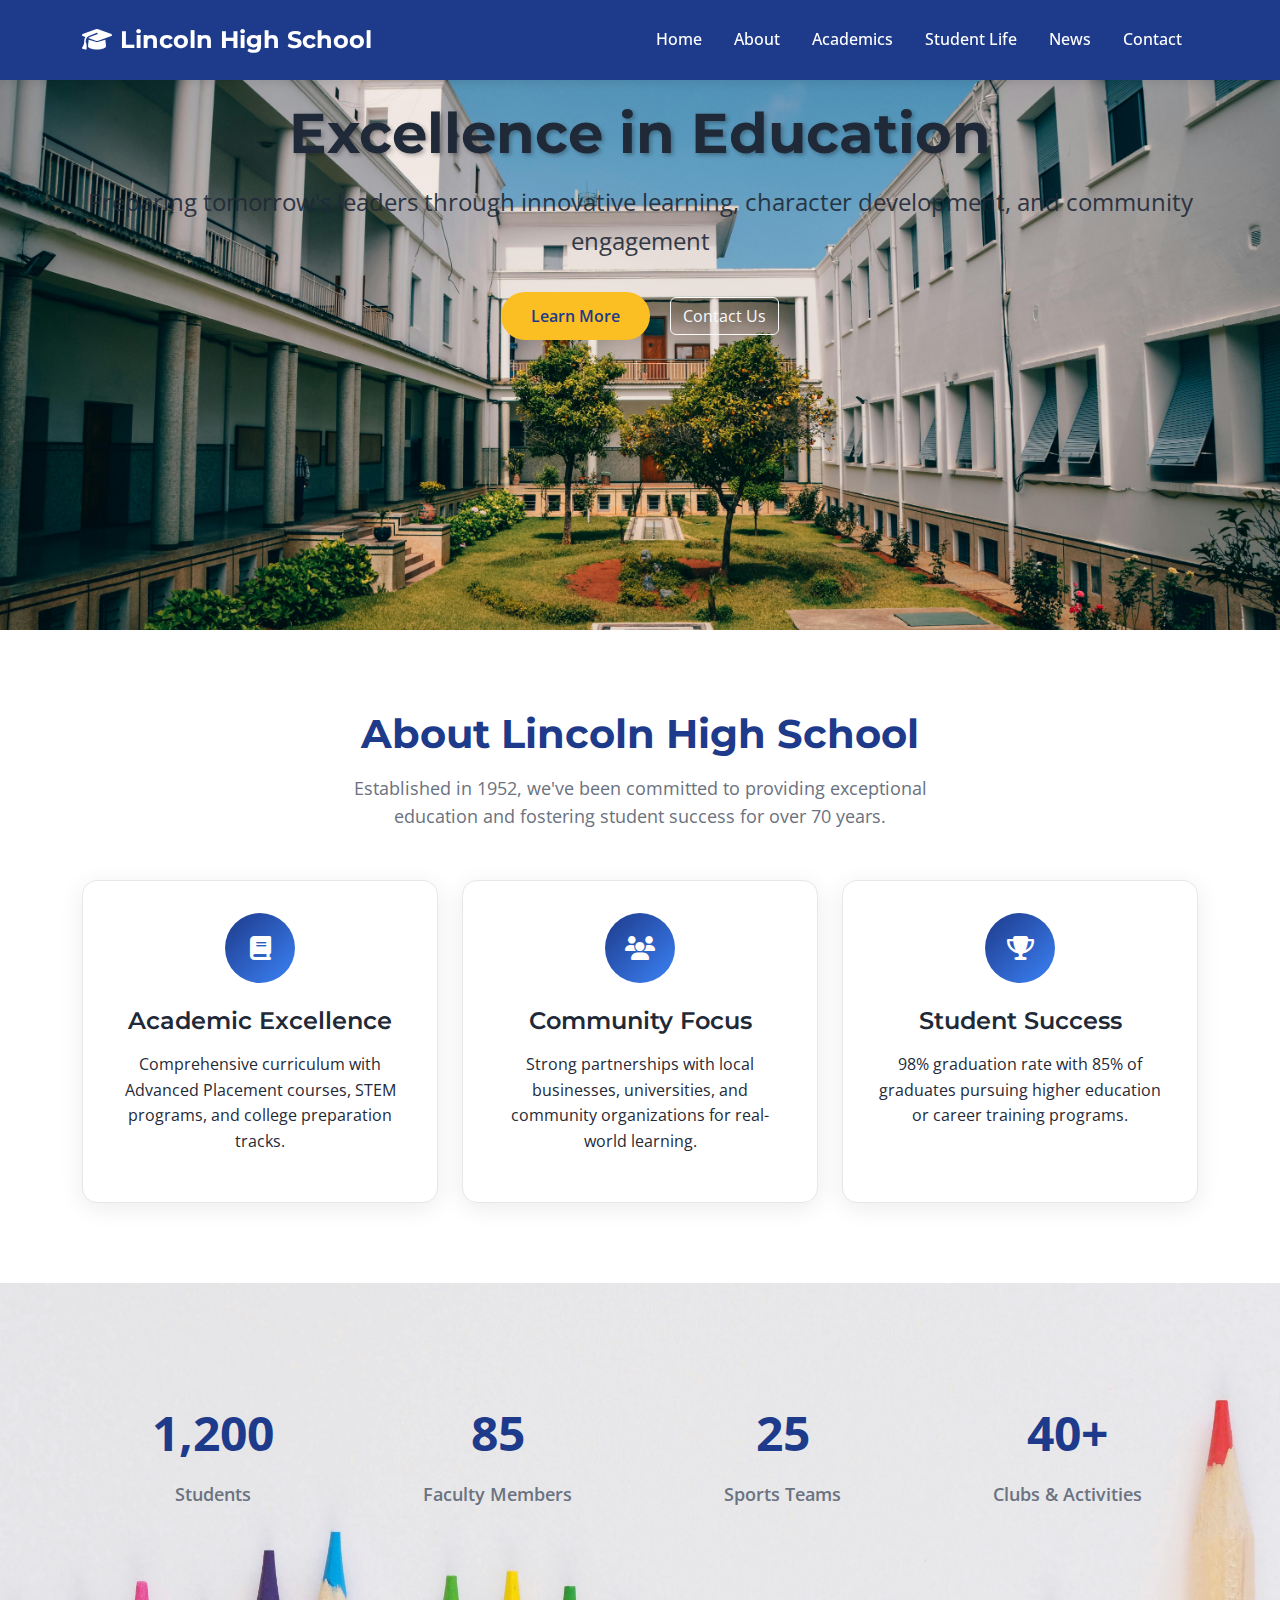
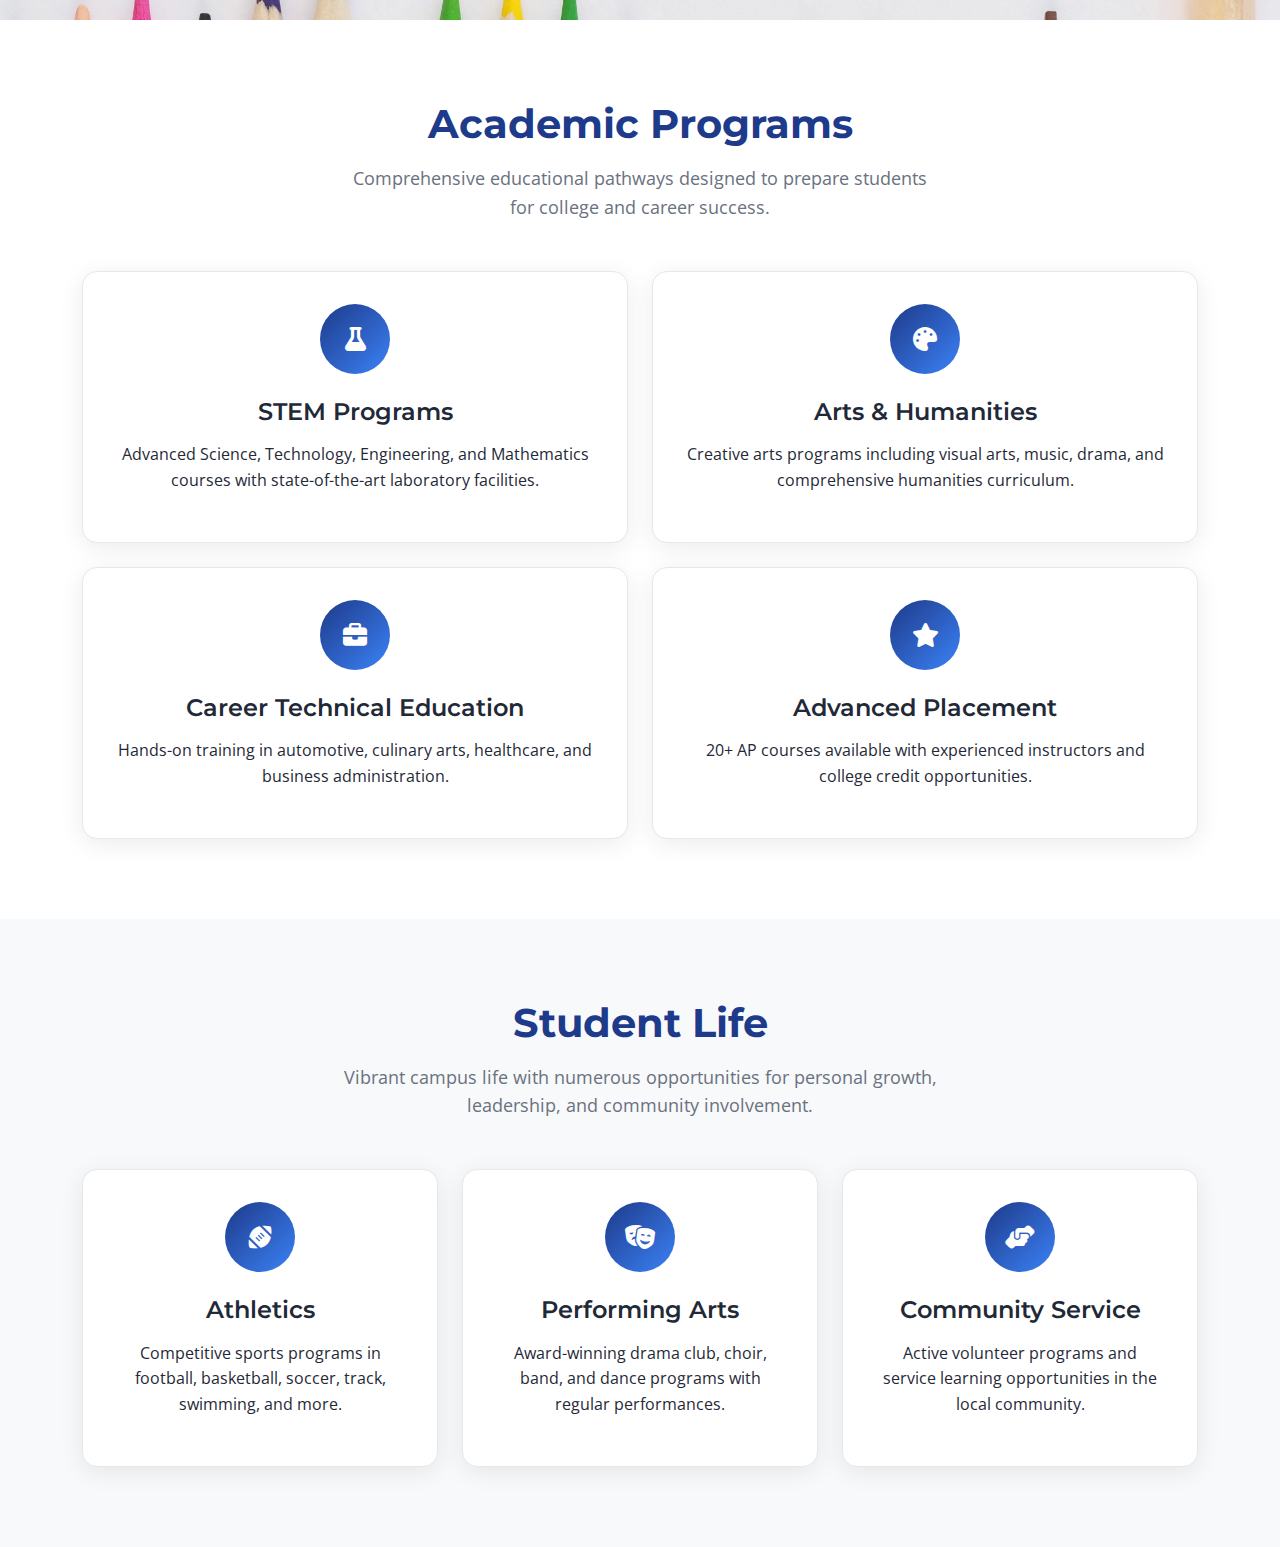
<file: index.html>
<!DOCTYPE html>
<html lang="en">
  <head>
    <meta charset="UTF-8" />
    <meta name="viewport" content="width=device-width, initial-scale=1.0" />
    <title>Lincoln High School - Excellence in Education</title>
    <meta name="description" content="Lincoln High School - Preparing students for success through excellence in academics, character development, and community engagement." />
    <meta name="author" content="Lincoln High School" />

    <meta property="og:title" content="Lincoln High School - Excellence in Education" />
    <meta property="og:description" content="Lincoln High School - Preparing students for success through excellence in academics, character development, and community engagement." />
    <meta property="og:type" content="website" />

    <meta name="twitter:card" content="summary_large_image" />
    
    <!-- Bootstrap CSS -->
    <link href="https://cdn.jsdelivr.net/npm/bootstrap@5.3.2/dist/css/bootstrap.min.css" rel="stylesheet">
    
    
    <!-- Font Awesome -->
    <link rel="stylesheet" href="https://cdnjs.cloudflare.com/ajax/libs/font-awesome/6.4.0/css/all.min.css">
    
    
    <!-- Google Fonts -->
    <link href="https://fonts.googleapis.com/css2?family=Montserrat:wght@300;400;600;700&family=Open+Sans:wght@300;400;600&display=swap" rel="stylesheet">
    
    
    <!-- Custom CSS -->
    <link rel="stylesheet" href="style.css">

  </head>


  <body>
    <!-- Navigation -->
    <nav class="navbar navbar-expand-lg navbar-dark fixed-top">
      <div class="container">
        <a class="navbar-brand" href="#home">
          <i class="fas fa-graduation-cap me-2"></i>Lincoln High School
        </a>
        <button class="navbar-toggler" type="button" data-bs-toggle="collapse" data-bs-target="#navbarNav">
          <span class="navbar-toggler-icon"></span>
        </button>
        <div class="collapse navbar-collapse" id="navbarNav">
          <ul class="navbar-nav ms-auto">
            <li class="nav-item"><a class="nav-link" href="#home">Home</a></li>
            <li class="nav-item"><a class="nav-link" href="#about">About</a></li>
            <li class="nav-item"><a class="nav-link" href="#academics">Academics</a></li>
            <li class="nav-item"><a class="nav-link" href="#student-life">Student Life</a></li>
            <li class="nav-item"><a class="nav-link" href="#news">News</a></li>
            <li class="nav-item"><a class="nav-link" href="#contact">Contact</a></li>
          </ul>
        </div>
      </div>
    </nav>

    <!-- Hero Section -->
    <section id="home" class="hero-section">
      <div class="container">
        <div class="hero-content text-center">
          <h1 class="hero-title">Excellence in Education</h1>
          <p class="hero-subtitle">Preparing tomorrow's leaders through innovative learning, character development, and community engagement</p>
          <div class="mt-4">
            <a href="#about" class="btn btn-primary-custom me-3">Learn More</a>
            <a href="#contact" class="btn btn-outline-light">Contact Us</a>
          </div>
        </div>
      </div>
    </section>

    <!-- About Section -->
    <section id="about" class="section-padding">
      <div class="container">
        <div class="section-title">
          <h2>About Lincoln High School</h2>
          <p>Established in 1952, we've been committed to providing exceptional education and fostering student success for over 70 years.</p>
        </div>
        <div class="row g-4">
          <div class="col-lg-4 col-md-6">
            <div class="feature-card">
              <div class="feature-icon">
                <i class="fas fa-book"></i>
              </div>
              <h4 class="text-center mb-3">Academic Excellence</h4>
              <p class="text-center">Comprehensive curriculum with Advanced Placement courses, STEM programs, and college preparation tracks.</p>
            </div>
          </div>
          <div class="col-lg-4 col-md-6">
            <div class="feature-card">
              <div class="feature-icon">
                <i class="fas fa-users"></i>
              </div>
              <h4 class="text-center mb-3">Community Focus</h4>
              <p class="text-center">Strong partnerships with local businesses, universities, and community organizations for real-world learning.</p>
            </div>
          </div>
          <div class="col-lg-4 col-md-6">
            <div class="feature-card">
              <div class="feature-icon">
                <i class="fas fa-trophy"></i>
              </div>
              <h4 class="text-center mb-3">Student Success</h4>
              <p class="text-center">98% graduation rate with 85% of graduates pursuing higher education or career training programs.</p>
            </div>
          </div>
        </div>
      </div>
    </section>

    <!-- Stats Section -->
    <section class="stats-section section-padding">
      <div class="container">
        <div class="row">
          <div class="col-lg-3 col-md-6">
            <div class="stat-item">
              <div class="stat-number">1,200</div>
              <div class="stat-label">Students</div>
            </div>
          </div>
          <div class="col-lg-3 col-md-6">
            <div class="stat-item">
              <div class="stat-number">85</div>
              <div class="stat-label">Faculty Members</div>
            </div>
          </div>
          <div class="col-lg-3 col-md-6">
            <div class="stat-item">
              <div class="stat-number">25</div>
              <div class="stat-label">Sports Teams</div>
            </div>
          </div>
          <div class="col-lg-3 col-md-6">
            <div class="stat-item">
              <div class="stat-number">40+</div>
              <div class="stat-label">Clubs & Activities</div>
            </div>
          </div>
        </div>
      </div>
    </section>

    <!-- Academics Section -->
    <section id="academics" class="section-padding">
      <div class="container">
        <div class="section-title">
          <h2>Academic Programs</h2>
          <p>Comprehensive educational pathways designed to prepare students for college and career success.</p>
        </div>
        <div class="row g-4">
          <div class="col-lg-6 col-md-6">
            <div class="feature-card">
              <div class="feature-icon">
                <i class="fas fa-flask"></i>
              </div>
              <h4 class="text-center mb-3">STEM Programs</h4>
              <p class="text-center">Advanced Science, Technology, Engineering, and Mathematics courses with state-of-the-art laboratory facilities.</p>
            </div>
          </div>
          <div class="col-lg-6 col-md-6">
            <div class="feature-card">
              <div class="feature-icon">
                <i class="fas fa-palette"></i>
              </div>
              <h4 class="text-center mb-3">Arts & Humanities</h4>
              <p class="text-center">Creative arts programs including visual arts, music, drama, and comprehensive humanities curriculum.</p>
            </div>
          </div>
          <div class="col-lg-6 col-md-6">
            <div class="feature-card">
              <div class="feature-icon">
                <i class="fas fa-briefcase"></i>
              </div>
              <h4 class="text-center mb-3">Career Technical Education</h4>
              <p class="text-center">Hands-on training in automotive, culinary arts, healthcare, and business administration.</p>
            </div>
          </div>
          <div class="col-lg-6 col-md-6">
            <div class="feature-card">
              <div class="feature-icon">
                <i class="fas fa-star"></i>
              </div>
              <h4 class="text-center mb-3">Advanced Placement</h4>
              <p class="text-center">20+ AP courses available with experienced instructors and college credit opportunities.</p>
            </div>
          </div>
        </div>
      </div>
    </section>

    <!-- Student Life Section -->
    <section id="student-life" class="section-padding bg-light">
      <div class="container">
        <div class="section-title">
          <h2>Student Life</h2>
          <p>Vibrant campus life with numerous opportunities for personal growth, leadership, and community involvement.</p>
        </div>
        <div class="row g-4">
          <div class="col-lg-4 col-md-6">
            <div class="feature-card">
              <div class="feature-icon">
                <i class="fas fa-football-ball"></i>
              </div>
              <h4 class="text-center mb-3">Athletics</h4>
              <p class="text-center">Competitive sports programs in football, basketball, soccer, track, swimming, and more.</p>
            </div>
          </div>
          <div class="col-lg-4 col-md-6">
            <div class="feature-card">
              <div class="feature-icon">
                <i class="fas fa-theater-masks"></i>
              </div>
              <h4 class="text-center mb-3">Performing Arts</h4>
              <p class="text-center">Award-winning drama club, choir, band, and dance programs with regular performances.</p>
            </div>
          </div>
          <div class="col-lg-4 col-md-6">
            <div class="feature-card">
              <div class="feature-icon">
                <i class="fas fa-hands-helping"></i>
              </div>
              <h4 class="text-center mb-3">Community Service</h4>
              <p class="text-center">Active volunteer programs and service learning opportunities in the local community.</p>
            </div>
          </div>
        </div>
      </div>
    </section>
















  </body>
</html>
</file>
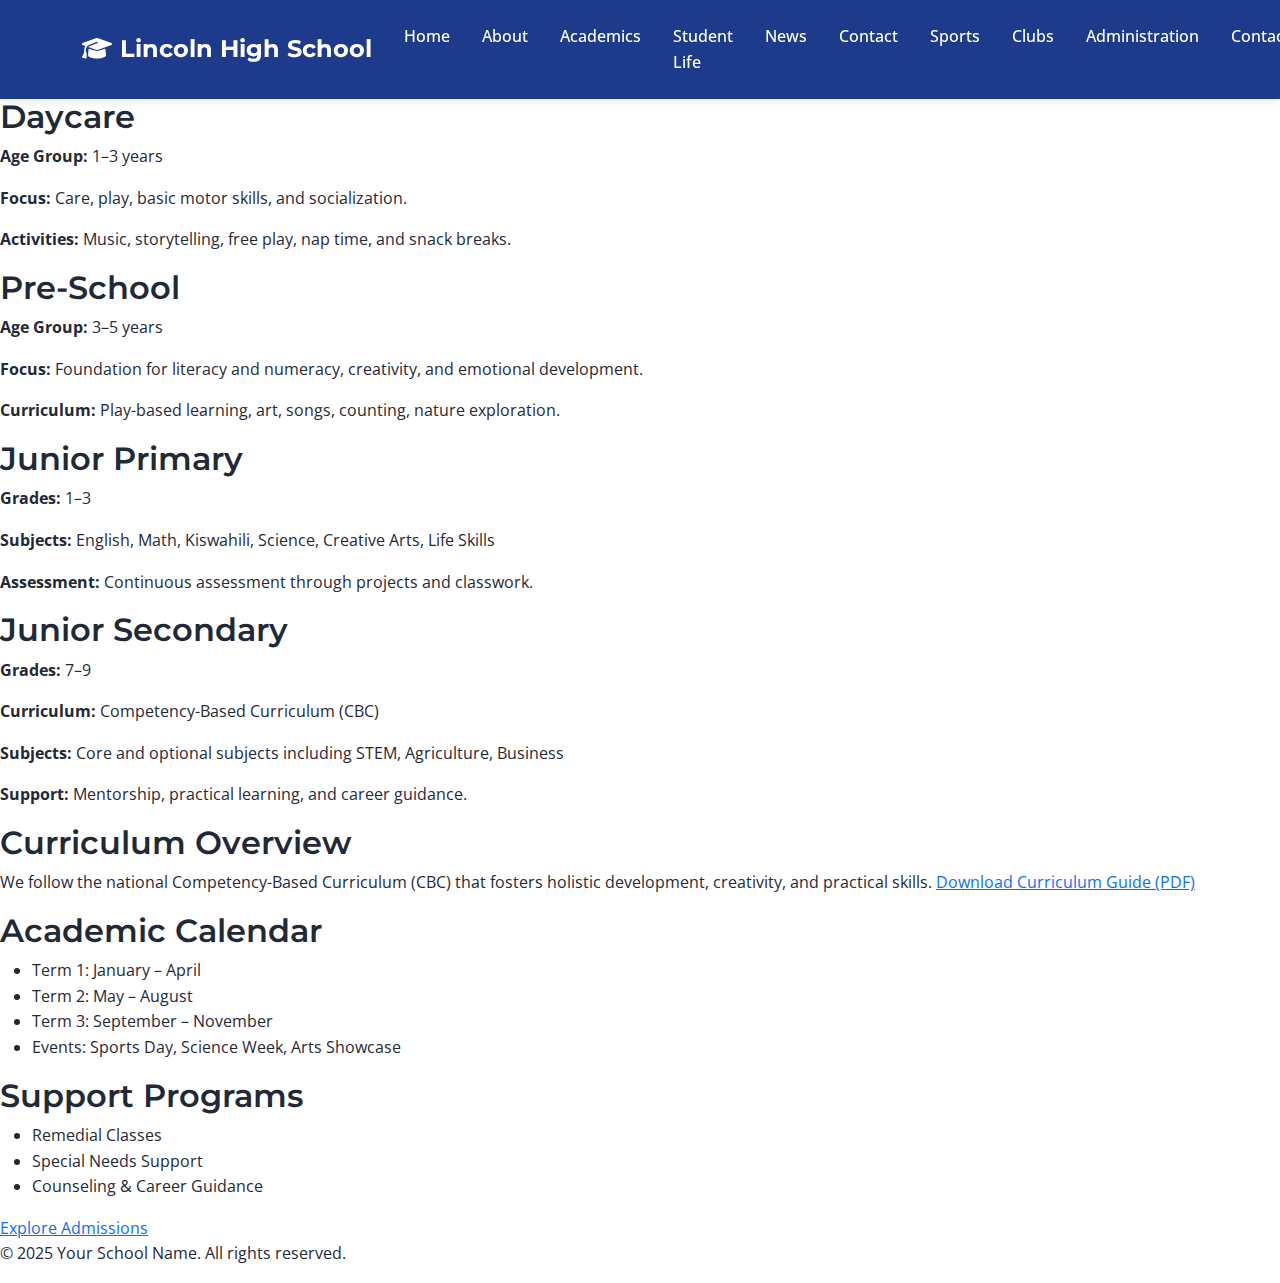
<file: academics.html>
<!DOCTYPE html>
<html lang="en">
  <head>
    <meta charset="UTF-8" />
    <meta name="viewport" content="width=device-width, initial-scale=1.0" />
    <title>Lincoln High School - Excellence in Education</title>
    <meta name="description" content="Lincoln High School - Preparing students for success through excellence in academics, character development, and community engagement." />
    <meta name="author" content="Lincoln High School" />

    <meta property="og:title" content="Lincoln High School - Excellence in Education" />
    <meta property="og:description" content="Lincoln High School - Preparing students for success through excellence in academics, character development, and community engagement." />
    <meta property="og:type" content="website" />

    <meta name="twitter:card" content="summary_large_image" />
    
    <!-- Bootstrap CSS -->
    <link href="https://cdn.jsdelivr.net/npm/bootstrap@5.3.2/dist/css/bootstrap.min.css" rel="stylesheet">
    
    
    <!-- Font Awesome -->
    <link rel="stylesheet" href="https://cdnjs.cloudflare.com/ajax/libs/font-awesome/6.4.0/css/all.min.css">
    
    
    <!-- Google Fonts -->
    <link href="https://fonts.googleapis.com/css2?family=Montserrat:wght@300;400;600;700&family=Open+Sans:wght@300;400;600&display=swap" rel="stylesheet">
    
    
    <!-- Custom CSS -->
    <link rel="stylesheet" href="css/style.css">

  </head>


  <body>
    <!-- Navigation -->
    <nav class="navbar navbar-expand-lg navbar-dark fixed-top">
      <div class="container">
        <a class="navbar-brand" href="#home">
          <i class="fas fa-graduation-cap me-2"></i>Lincoln High School
        </a>
        <button class="navbar-toggler" type="button" data-bs-toggle="collapse" data-bs-target="#navbarNav">
          <span class="navbar-toggler-icon"></span>
        </button>
        <div class="collapse navbar-collapse" id="navbarNav">
          <ul class="navbar-nav ms-auto">
            <li class="nav-item"><a class="nav-link" href="#home">Home</a></li>
            <li class="nav-item"><a class="nav-link" href="#about">About</a></li>
            <li class="nav-item"><a class="nav-link" href="#academics">Academics</a></li>
            <li class="nav-item"><a class="nav-link" href="#student-life">Student Life</a></li>
            <li class="nav-item"><a class="nav-link" href="#news">News</a></li>
            <li class="nav-item"><a class="nav-link" href="contact.html">Contact</a></li>
            <li class="nav-item"><a class="nav-link" href="sports.html">Sports</a></li>
            <li class="nav-item"><a class="nav-link" href="clubs.html">Clubs</a></li>
            <li class="nav-item"><a class="nav-link" href="admin.html">Administration</a></li>
            <li class="nav-item"><a class="nav-link" href="gallery.html">Contact</a></li>

          </ul>
        </div>
      </div>
    </nav>



<div class="academics-page">
  <header class="academics-header">
    <h1>Our Academic Programs</h1>
    <p>Empowering learners at every stage with a nurturing and dynamic curriculum.</p>
  </header>

  <main class="academics-main">
    <section class="level-section daycare">
      <h2>Daycare</h2>
      <p><strong>Age Group:</strong> 1–3 years</p>
      <p><strong>Focus:</strong> Care, play, basic motor skills, and socialization.</p>
      <p><strong>Activities:</strong> Music, storytelling, free play, nap time, and snack breaks.</p>
    </section>

    <section class="level-section preschool">
      <h2>Pre-School</h2>
      <p><strong>Age Group:</strong> 3–5 years</p>
      <p><strong>Focus:</strong> Foundation for literacy and numeracy, creativity, and emotional development.</p>
      <p><strong>Curriculum:</strong> Play-based learning, art, songs, counting, nature exploration.</p>
    </section>

    <section class="level-section junior-primary">
      <h2>Junior Primary</h2>
      <p><strong>Grades:</strong> 1–3</p>
      <p><strong>Subjects:</strong> English, Math, Kiswahili, Science, Creative Arts, Life Skills</p>
      <p><strong>Assessment:</strong> Continuous assessment through projects and classwork.</p>
    </section>

    <section class="level-section junior-secondary">
      <h2>Junior Secondary</h2>
      <p><strong>Grades:</strong> 7–9</p>
      <p><strong>Curriculum:</strong> Competency-Based Curriculum (CBC)</p>
      <p><strong>Subjects:</strong> Core and optional subjects including STEM, Agriculture, Business</p>
      <p><strong>Support:</strong> Mentorship, practical learning, and career guidance.</p>
    </section>

    <section class="overview-section">
      <h2>Curriculum Overview</h2>
      <p>We follow the national Competency-Based Curriculum (CBC) that fosters holistic development, creativity, and practical skills. <a href="#">Download Curriculum Guide (PDF)</a></p>
    </section>

    <section class="calendar-section">
      <h2>Academic Calendar</h2>
      <ul>
        <li>Term 1: January – April</li>
        <li>Term 2: May – August</li>
        <li>Term 3: September – November</li>
        <li>Events: Sports Day, Science Week, Arts Showcase</li>
      </ul>
    </section>

    <section class="support-section">
      <h2>Support Programs</h2>
      <ul>
        <li>Remedial Classes</li>
        <li>Special Needs Support</li>
        <li>Counseling & Career Guidance</li>
      </ul>
    </section>

    <section class="cta-section">
      <a class="cta-button" href="/admissions.html">Explore Admissions</a>
    </section>
  </main>

  <footer class="academics-footer">
    <p>&copy; 2025 Your School Name. All rights reserved.</p>
  </footer>
</div>

</body>
</html>
</file>
<file: style.css>
:root {
        --primary-color: #1e3a8a;
        --secondary-color: #fbbf24;
        --accent-color: #f59e0b;
        --text-dark: #1f2937;
        --text-light: #6b7280;
        --bg-light: #f8fafc;
      }

      * {
        margin: 0;
        padding: 0;
        box-sizing: border-box;
      }

      body {
        font-family: 'Open Sans', sans-serif;
        line-height: 1.6;
        color: var(--text-dark);
      }

      h1, h2, h3, h4, h5, h6 {
        font-family: 'Montserrat', sans-serif;
        font-weight: 600;
      }

      .navbar {
        background: var(--primary-color) !important;
        padding: 1rem 0;
        box-shadow: 0 2px 10px rgba(0,0,0,0.1);
      }

      .navbar-brand {
        font-family: 'Montserrat', sans-serif;
        font-weight: 700;
        font-size: 1.5rem;
        color: white !important;
      }

      .navbar-nav .nav-link {
        color: white !important;
        font-weight: 500;
        margin: 0 0.5rem;
        transition: color 0.3s ease;
      }

      .navbar-nav .nav-link:hover {
        color: var(--secondary-color) !important;
      }

      .hero-section {
        color: white;
        padding: 100px 0;
        position: relative;
        overflow: hidden;
        height: 70vh;
      }

      .hero-section::before {
        content: '';
        position: absolute;
        top: 0;
        left: 0;
        right: 0;
        bottom: 0;
        background: url('/assets/building.jpg') no-repeat center center;
        background-size: cover;
        z-index: -1;
        background-size: cover;
      }

      .hero-content {
        position: relative;
        z-index: 2;
      }

      .hero-title {
        font-size: 3.5rem;
        font-weight: 700;
        margin-bottom: 1rem;
        text-shadow: 2px 2px 4px rgba(0,0,0,0.3);
        color: var(--text-dark);
      }

      .hero-subtitle {
        font-size: 1.5rem;
        margin-bottom: 2rem;
        opacity: 0.9;
        color: var(--text-dark);
      }

      .btn-primary-custom {
        background: var(--secondary-color);
        border: none;
        padding: 12px 30px;
        font-weight: 600;
        border-radius: 50px;
        transition: all 0.3s ease;
        color: var(--primary-color);
      }

      .btn-primary-custom:hover {
        background: var(--accent-color);
        transform: translateY(-2px);
        box-shadow: 0 5px 15px rgba(0,0,0,0.2);
      }

      .section-padding {
        padding: 80px 0;
      }

      .section-title {
        text-align: center;
        margin-bottom: 3rem;
        color: var(--primary-color);
      }

      .section-title h2 {
        font-size: 2.5rem;
        font-weight: 700;
        margin-bottom: 1rem;
      }

      .section-title p {
        font-size: 1.1rem;
        color: var(--text-light);
        max-width: 600px;
        margin: 0 auto;
      }

      .feature-card {
        background: white;
        border-radius: 15px;
        padding: 2rem;
        height: 100%;
        box-shadow: 0 5px 25px rgba(0,0,0,0.08);
        transition: all 0.3s ease;
        border: 1px solid #e5e7eb;
      }

      .feature-card:hover {
        transform: translateY(-5px);
        box-shadow: 0 15px 35px rgba(0,0,0,0.15);
      }

      .feature-icon {
        width: 70px;
        height: 70px;
        background: linear-gradient(135deg, var(--primary-color), #3b82f6);
        border-radius: 50%;
        display: flex;
        align-items: center;
        justify-content: center;
        margin: 0 auto 1.5rem;
        color: white;
        font-size: 1.5rem;
      }

      /* Why Us Section */
.why-us-creative {
  background: linear-gradient(to right, #eae4f3, #2e69a3);
  color: #fff;
  padding: 80px 0;
}

.why-us-creative .section-header h2 {
  font-size: 2.5rem;
  font-weight: 700;
  color: #f8f9fa;
}

.why-us-creative .motto {
  font-style: italic;
  font-size: 1.25rem;
  color: #ffc107;
}

.why-us-creative h3 {
  color: #17d4fc;
  font-weight: 600;
  margin-bottom: 20px;
}

.why-us-creative p {
  font-size: 1.1rem;
  line-height: 1.7;
}

.why-us-creative .section-block {
  margin-bottom: 60px;
}

.why-us-creative .section-img {
  box-shadow: 0 4px 20px rgba(0, 0, 0, 0.4);
}

.why-us-creative .core-values {
  list-style: none;
  padding-left: 0;
}

.why-us-creative .core-values li {
  margin-bottom: 10px;
  font-size: 1.1rem;
}



      .stats-section {
        background:url('/assets/stats.jpg');
        background-size: cover;
        background-position: center;
        background-repeat: center;
      }

      .stat-item {
        text-align: center;
        padding: 2rem;
      }

      .stat-number {
        font-size: 3rem;
        font-weight: 700;
        color: var(--primary-color);
        margin-bottom: 0.5rem;
      }

      .stat-label {
        font-size: 1.1rem;
        color: var(--text-light);
        font-weight: 600;
      }


     /* Leadership Section */
.leadership-section {
  padding: 80px 0;
  background: #c7d1db;
}

.leadership-section h2 {
  font-size: 2.5rem;
  margin-bottom: 10px;
  font-weight: 700;
}

.leadership-section .subtitle {
  font-size: 1.1rem;
  color: #6c757d;
  margin-bottom: 50px;
}

.profile {
  margin-bottom: 40px;
}

.profile-img {
  width: 250px;
  height: 250px;
  object-fit: cover;
  border-radius: 50%;
  margin-bottom: 15px;
  border: 5px solid #fff;
  box-shadow: 0 0 15px rgba(0, 0, 0, 0.1);
}

.profile h4 {
  font-weight: 600;
  color: #4caf50;
  margin-top: 10px;
}

.profile p {
  font-size: 0.95rem;
  color: #6c757d;
}

.social-icons {
  margin-top: 10px;
}

.social-icons a {
  color: #555;
  margin: 0 8px;
  font-size: 16px;
  transition: color 0.3s;
}

.social-icons a:hover {
  color: #007bff;
}


/* Section styling */
.hero-sports-section {
  padding: 80px 20px;
  max-width: 1200px;
  margin: auto;
}

.section-title {
  text-align: center;
  font-size: 2.5rem;
  margin-bottom: 50px;
}

/* Reusable Card Layout */
.sport-item {
  display: flex;
  align-items: center;
  margin-bottom: 60px;
  flex-wrap: wrap;
  opacity: 0;               /* Start hidden for animation */
  transform: translateY(20px); 
  transition: all 0.8s ease;
  gap: 20px;
}

.sport-img {
  flex: 1 1 300px;
  max-width: 100%;
  height: auto;
  border-radius: 10px;
  margin: 10px;
}

.sport-content {
  flex: 1 1 300px;
  padding: 20px;
}

.sport-content h3 {
  font-size: 1.8rem;
  margin-bottom: 10px;
  color: #e63946;
}

.sport-content p {
  font-size: 1rem;
  line-height: 1.6;
  color: #333;
}

/* Animation Classes */
.slide-in-left {
  transform: translateX(-50px);
}
.slide-in-right {
  transform: translateX(50px);
}
.sport-item.animate {
  opacity: 1;
  transform: translateX(0);
}

/* Responsive */
@media (max-width: 768px) {
  .sport-item {
    flex-direction: column;
    text-align: center;
  }
  .sport-content {
    padding: 10px 0;
  }
}


.programs-card {
  position: relative;
  background-size: cover;
  background-position: center;
  border-radius: 15px;
  min-height: 350px;
  padding: 30px;
  display: flex;
  align-items: center;
  justify-content: center;
  color: white;
  overflow: hidden;
}

.bg-overlay {
  position: absolute;
  top: 0;
  left: 0;
  width: 100%;
  height: 100%;
  background-color: rgba(112, 73, 73, 0.6); /* Dark overlay */
  z-index: 1;
  border-radius: 15px;
}

.card-content {
  position: relative;
  z-index: 2;
}


.Read-more-btn {
  margin-top: 15px;
  padding: 10px 25px;
  border-radius: 50px;
  font-weight: 600;
  transition: background-color 0.3s, color 0.3s;
}

.Read-more-btn:hover {
  background-color: black;
  color: white;
}

.daycare-card {
  background-image: url('/assets/junior.jpg');
}
.preschool-card {
  background-image: url('/assets/school.jpg');
}
.lowerprimary-card {
  background-image: url('/assets/primary.jpg');
}
.juniorsecondary-card {
  background-image: url('/assets/senior.jpg');
}


/*clubs section*/

/* Hero Banner */
.clubs-hero {
  position: relative;
  height: 60vh;
  background: url('/assets/sports.jpg') center/cover no-repeat;
}

.clubs-hero .overlay {
  position: absolute;
  top: 0;
  left: 0;
  width: 100%;
  height: 100%;
  background: rgba(0, 0, 0, 0.6);
}

.clubs-hero .hero-content {
  position: relative;
  z-index: 2;
}

.clubs-hero h1,
.clubs-hero p {
  color: white;
  text-shadow: 1px 1px 4px rgba(0, 0, 0, 0.7);
}

/* Clubs Section */
.clubs-section {
  background-color: #f9f9f9;
}

.club-item {
  border-bottom: 1px solid #ddd;
  padding-bottom: 2rem;
}

.club-title {
  font-weight: bold;
  color: #0d6efd;
  margin-bottom: 1rem;
}

img {
  max-height: 300px;
  object-fit: cover;
  width: 100%;
}

/*sports page*/

.hero-sporty-section {
  background: url('/assets/sports2.jpg') no-repeat center center;
  background-size: cover;
  height: 60vh;
  width: 100%;
  background-attachment: fixed;
  background-position: center;

  z-index: 1;
}


.hero-sports-section .container {
  position: relative;
  z-index: 2;
}

.hero-sports-section h2 {
  color: white;
  text-shadow: 2px 2px 4px rgba(0,0,0,0.5);
}
      .hero-sports-section p {
        color: white;
        text-shadow: 1px 1px 3px rgba(0,0,0,0.5);
      }

      .sport-item {
        margin-bottom: 40px;
      }

      .sport-img {
        border-radius: 10px;
        max-width: 100%;
        height: auto;
      }

      .sport-content h3 {
        color: #e63946;
      } 

    /* Admin Hero Banner */
.hero-admin-section {
  position: relative;
  height: 60vh;
  background: url('/assets/banneradd.jpg') center/cover no-repeat;
}

.admin-hero .overlay {
  position: absolute;
  top: 0;
  left: 0;
  width: 100%;
  height: 100%;
  background: rgba(12, 12, 12, 0.6);
  z-index: 1;

}

.admin-hero .hero-content {
  position: relative;
  z-index: 2;
  color: white;
  text-shadow: 1px 1px 5px rgba(0,0,0,0.8);
}

/* Admin Section */
.admin-section {
  background-color: #e9ecee;
}

.admin-card {
  border: none;
  transition: transform 0.2s ease-in-out;
  background-color: white;
  box-shadow: 0 2px 6px rgba(0,0,0,0.1);
}

.admin-card:hover {
  transform: translateY(-5px);
}

.admin-card img {
  height: 300px;
  object-fit: cover;
  border-top-left-radius: 0.5rem;
  border-top-right-radius: 0.5rem;
}

.admin-contact-section {
  background-color: #eef1f5; /* Light Bootstrap grey */
  color: #212529;
 
}

.admin-contact-section h2 {
  font-size: 2.5rem;
  color: #003366; /* Deep blue for emphasis */
}

.admin-contact-section p {
  font-size: 1.1rem;
  max-width: 800px;
  margin: 0 auto;
}

.admin-contact-section .btn {
  font-size: 1rem;
  border-radius: 25px;
  transition: all 0.3s ease;
}

.admin-contact-section .btn:hover {
  background-color: #002244;
  color: #fff;
}

/* Director Message Section */
#director-message {
  background-color: #f7fafc;
  padding: 50px 0;
}

#director-message .container {
  max-width: 1100px;
  margin: 0 auto;
  display: flex;
  flex-wrap: wrap;
  align-items: center;
  gap: 30px;
  padding: 0 20px;
}



.director-image img {
  width: 500px;
  border-radius: 10px;
  object-fit: cover;
  min-height: 600px;
  
}

.director-text {
  flex: 1;
  min-width: 300px;
}

.director-text h4 {
  color: #0077b6;
  margin-bottom: 10px;
  font-size: 1.1rem;
}

.director-text h2 {
  font-size: 2rem;
  margin-bottom: 20px;
  color: #023047;
}

.director-text p {
  margin-bottom: 15px;
  line-height: 1.6;
  color: #333;
}

.director-text .signature {
  margin-top: 25px;
  font-style: italic;
}

/* Responsive */
@media (max-width: 768px) {
  #director-message .container {
    flex-direction: column;
    text-align: center;
  }

  .director-text h2 {
    font-size: 1.5rem;
  }
}

/* Testimonials Section */

.testimonials-section {
  background-color: #f8f9fa; /* optional */
  padding: 60px 0;
  text-align: center;
  width: 100%;
  overflow-x: hidden;
}

.testimonials-section .testimonial-card {
  background: #ebcfcf;
  border-radius: 12px;
  padding: 30px;
  box-shadow: 0 10px 25px rgba(0, 0, 0, 0.1);
}

.testimonials-section .testimonial-img {
  width: 80px;
  height: 80px;
  object-fit: cover;
  border-radius: 50%;
  margin-bottom: 15px;
}

.testimonials-section .testimonial-stars i {
  color: #ffc107;
}

.carousel-item {
  transition: transform 0.6s ease-in-out;
}

.carousel-indicators [data-bs-target] {
  background-color: #333;
  width: 10px;
  height: 10px;
  border-radius: 50%;
}

.carousel-indicators {
  bottom: -30px; /* Adjust position if needed */
}


.footer {
  font-size: 0.95rem;
}

.footer h5, .footer h6 {
  font-weight: 600;
  margin-bottom: 15px;
}

.footer .footer-brand {
  font-size: 1.3rem;
  color: #ffffff;
}

.footer p, .footer li, .footer a {
  color: #cccccc;
}

.footer-link {
  text-decoration: none;
  display: block;
  margin-bottom: 8px;
  transition: color 0.3s;
}

.footer-link:hover {
  color: #f8f9fa;
  text-decoration: underline;
}

.footer .social-icons a {
  color: #614646;
  font-size: 1.1rem;
  transition: color 0.3s;
}

.footer .social-icons a:hover {
  color: #4caf50;
}
.footer .social-icons {
  margin-top: 15px;
}


/* Contact Section */
.contact-section {
  background: #1a1a1a;
  color: #f5f5f5;
  font-family: 'Segoe UI', Tahoma, Geneva, Verdana, sans-serif;
  padding: 60px 20px;
}

/* Header/Tagline */
.contact-header {
  text-align: center;
  margin-bottom: 40px;
}

.contact-header h1 {
  margin-bottom: 10px;
  color: #fff;
}

.contact-header p {
  color: rgba(255, 255, 255, 0.85);
}


/* Shared Info Text Styles */
.info-text h4 {
  margin: 0;
  font-size: 1.1rem;
  font-weight: bold;
  color: #fff;
}

.info-text p {
  margin: 3px 0;
  font-size: 0.95rem;
  color: rgba(255, 255, 255, 0.85);
}

.info-text a {
  color: inherit;
  text-decoration: none;
}

.info-text a:hover {
  text-decoration: underline;
}

/* Contact Content Container */
.contact-content {
  display: flex;
  flex-wrap: wrap;
  gap: 30px;
  justify-content: center;
  
}

/* Cards */
.contact-info-card,
.contact-form {
  flex: 1 1 350px;
  padding: 30px;
  border-radius: 15px;
  backdrop-filter: blur(10px);
  box-shadow: 0 8px 20px rgba(0, 0, 0, 0.3);
}

.contact-info-card {
  display: flex;
  flex-direction: column;
  gap: 20px;
  color: #fff;
  background: rgba(255, 255, 255, 0.05);
  max-width: 420px;
}

.contact-form {
  flex: 2 1 500px;
  max-width: 700px;
  background: #fff;
  color: #1a1a1a;
  box-shadow: 0 8px 20px rgba(0, 0, 0, 0.15);
}

/* Info Items */
.info-item {
  display: flex;
  align-items: flex-start;
  gap: 15px;
}

.icon-circle {
  width: 50px;
  height: 50px;
  background-color: rgba(245, 158, 11, 0.15);
  border-radius: 50%;
  display: flex;
  align-items: center;
  justify-content: center;
  color: #f59e0b;
  font-size: 20px;
  flex-shrink: 0;
}

/* Form Fields */
.contact-form input,
.contact-form select,
.contact-form textarea {
  width: 100%;
  background: #f9fafb;
  border: 1px solid #e5e7eb;
  color: #111827;
  padding: 14px 18px;
  border-radius: 8px;
  font-size: 1rem;
  transition: all 0.3s ease;
}

.contact-form textarea {
  min-height: 150px;
  resize: vertical;
}

.contact-form input:focus,
.contact-form select:focus,
.contact-form textarea:focus {
  background: #fff;
  border-color: #f59e0b;
  box-shadow: 0 0 0 3px rgba(245, 158, 11, 0.2);
  outline: none;
}

/* Placeholder */
.contact-form input::placeholder,
.contact-form textarea::placeholder {
  color: #6b7280;
}

/* Submit Button */
.contact-form button {
  padding: 14px 28px;
  background: #f59e0b;
  color: #fff;
  border: none;
  border-radius: 9999px;
  font-weight: bold;
  cursor: pointer;
  transition: background 0.3s ease, transform 0.15s ease;
}

.contact-form button:hover {
  background: #e69500;
  transform: translateY(-1px);
}

/*Google Maps*/
.map-container {
  width: 100%;
  height: auto;
  margin-top: 40px;
}

.map-container iframe {
  display: block;
  width: 100%;
  height: 450px;
  border: none;
}


/*gallery page */
.gallery-img {
  position: relative;
  overflow: hidden;
  cursor: pointer;
}

.gallery-img img {
  width: 100%;
  height: auto;
  display: block;
  transition: transform 0.3s ease;
}

.gallery-img:hover img {
  transform: scale(1.05);
}

.caption-overlay {
  position: absolute;
  bottom: 0;
  background: rgba(0, 0, 0, 0.6);
  color: #fff;
  width: 100%;
  text-align: center;
  padding: 5px;
  opacity: 0;
  transition: opacity 0.3s;
}

.gallery-img:hover .caption-overlay {
  opacity: 1;
}


.about-hero-section {
color: white;
        padding: 100px 0;
        position: relative;
        overflow: hidden;
        height: 70vh;
      }

 .hero-section::before {
  content: '';
  position: absolute;
  top: 0;
  left: 0;
  right: 0;
 bottom: 0;
        background: url('/assets/building.jpg') no-repeat center center;
        background-size: cover;
        z-index: -1;
        background-size: cover;
      }

      .hero-content {
        position: relative;
        z-index: 2;
      }

      .hero-title {
        font-size: 3.5rem;
        font-weight: 700;
        margin-bottom: 1rem;
        text-shadow: 2px 2px 4px rgba(0,0,0,0.3);
        color: var(--text-dark);
      }
</file>
<file: css/style.css>
:root {
        --primary-color: #1e3a8a;
        --secondary-color: #fbbf24;
        --accent-color: #f59e0b;
        --text-dark: #1f2937;
        --text-light: #6b7280;
        --bg-light: #f8fafc;
      }

      * {
        margin: 0;
        padding: 0;
        box-sizing: border-box;
      }

      body {
        font-family: 'Open Sans', sans-serif;
        line-height: 1.6;
        color: var(--text-dark);
      }

      h1, h2, h3, h4, h5, h6 {
        font-family: 'Montserrat', sans-serif;
        font-weight: 600;
      }

      .navbar {
        background: var(--primary-color) !important;
        padding: 1rem 0;
        box-shadow: 0 2px 10px rgba(0,0,0,0.1);
      }

      .navbar-brand {
        font-family: 'Montserrat', sans-serif;
        font-weight: 700;
        font-size: 1.5rem;
        color: white !important;
      }

      .navbar-nav .nav-link {
        color: white !important;
        font-weight: 500;
        margin: 0 0.5rem;
        transition: color 0.3s ease;
      }

      .navbar-nav .nav-link:hover {
        color: var(--secondary-color) !important;
      }

      .hero-section {
        color: white;
        padding: 100px 0;
        position: relative;
        overflow: hidden;
        height: 70vh;
      }

      .hero-section::before {
        content: '';
        position: absolute;
        top: 0;
        left: 0;
        right: 0;
        bottom: 0;
        background: url('/assets/building.jpg') no-repeat center center;
        background-size: cover;
        z-index: -1;
        background-size: cover;
      }

      .hero-content {
        position: relative;
        z-index: 2;
      }

      .hero-title {
        font-size: 3.5rem;
        font-weight: 700;
        margin-bottom: 1rem;
        text-shadow: 2px 2px 4px rgba(0,0,0,0.3);
        color: var(--text-dark);
      }

      .hero-subtitle {
        font-size: 1.5rem;
        margin-bottom: 2rem;
        opacity: 0.9;
        color: var(--text-dark);
      }

      .btn-primary-custom {
        background: var(--secondary-color);
        border: none;
        padding: 12px 30px;
        font-weight: 600;
        border-radius: 50px;
        transition: all 0.3s ease;
        color: var(--primary-color);
      }

      .btn-primary-custom:hover {
        background: var(--accent-color);
        transform: translateY(-2px);
        box-shadow: 0 5px 15px rgba(0,0,0,0.2);
      }

      .section-padding {
        padding: 80px 0;
      }

      .section-title {
        text-align: center;
        margin-bottom: 3rem;
        color: var(--primary-color);
      }

      .section-title h2 {
        font-size: 2.5rem;
        font-weight: 700;
        margin-bottom: 1rem;
      }

      .section-title p {
        font-size: 1.1rem;
        color: var(--text-light);
        max-width: 600px;
        margin: 0 auto;
      }

      .feature-card {
        background: white;
        border-radius: 15px;
        padding: 2rem;
        height: 100%;
        box-shadow: 0 5px 25px rgba(0,0,0,0.08);
        transition: all 0.3s ease;
        border: 1px solid #e5e7eb;
      }

      .feature-card:hover {
        transform: translateY(-5px);
        box-shadow: 0 15px 35px rgba(0,0,0,0.15);
      }

      .feature-icon {
        width: 70px;
        height: 70px;
        background: linear-gradient(135deg, var(--primary-color), #3b82f6);
        border-radius: 50%;
        display: flex;
        align-items: center;
        justify-content: center;
        margin: 0 auto 1.5rem;
        color: white;
        font-size: 1.5rem;
      }

      /* Why Us Section */
.why-us-creative {
  background: linear-gradient(to right, #eae4f3, #2e69a3);
  color: #fff;
  padding: 80px 0;
}

.why-us-creative .section-header h2 {
  font-size: 2.5rem;
  font-weight: 700;
  color: #f8f9fa;
}

.why-us-creative .motto {
  font-style: italic;
  font-size: 1.25rem;
  color: #ffc107;
}

.why-us-creative h3 {
  color: #17d4fc;
  font-weight: 600;
  margin-bottom: 20px;
}

.why-us-creative p {
  font-size: 1.1rem;
  line-height: 1.7;
}

.why-us-creative .section-block {
  margin-bottom: 60px;
}

.why-us-creative .section-img {
  box-shadow: 0 4px 20px rgba(0, 0, 0, 0.4);
}

.why-us-creative .core-values {
  list-style: none;
  padding-left: 0;
}

.why-us-creative .core-values li {
  margin-bottom: 10px;
  font-size: 1.1rem;
}



      .stats-section {
        background:url('/assets/stats.jpg');
        background-size: cover;
        background-position: center;
        background-repeat: center;
      }

      .stat-item {
        text-align: center;
        padding: 2rem;
      }

      .stat-number {
        font-size: 3rem;
        font-weight: 700;
        color: var(--primary-color);
        margin-bottom: 0.5rem;
      }

      .stat-label {
        font-size: 1.1rem;
        color: var(--text-light);
        font-weight: 600;
      }


     /* Leadership Section */
.leadership-section {
  padding: 80px 0;
  background: #f8f9fa;
}

.leadership-section h2 {
  font-size: 2.5rem;
  margin-bottom: 10px;
  font-weight: 700;
}

.leadership-section .subtitle {
  font-size: 1.1rem;
  color: #6c757d;
  margin-bottom: 50px;
}

.profile {
  margin-bottom: 40px;
}

.profile-img {
  width: 250px;
  height: 250px;
  object-fit: cover;
  border-radius: 50%;
  margin-bottom: 15px;
  border: 5px solid #fff;
  box-shadow: 0 0 15px rgba(0, 0, 0, 0.1);
}

.profile h4 {
  font-weight: 600;
  color: #4caf50;
  margin-top: 10px;
}

.profile p {
  font-size: 0.95rem;
  color: #6c757d;
}

.social-icons {
  margin-top: 10px;
}

.social-icons a {
  color: #555;
  margin: 0 8px;
  font-size: 16px;
  transition: color 0.3s;
}

.social-icons a:hover {
  color: #007bff;
}


/* Section styling */
.hero-sports-section {
  padding: 80px 20px;
  max-width: 1200px;
  margin: auto;
}

.section-title {
  text-align: center;
  font-size: 2.5rem;
  margin-bottom: 50px;
}

/* Reusable Card Layout */
.sport-item {
  display: flex;
  align-items: center;
  margin-bottom: 60px;
  flex-wrap: wrap;
  opacity: 0;               /* Start hidden for animation */
  transform: translateY(20px); 
  transition: all 0.8s ease;
  gap: 20px;
}

.sport-img {
  flex: 1 1 300px;
  max-width: 100%;
  height: auto;
  border-radius: 10px;
  margin: 10px;
}

.sport-content {
  flex: 1 1 300px;
  padding: 20px;
}

.sport-content h3 {
  font-size: 1.8rem;
  margin-bottom: 10px;
  color: #e63946;
}

.sport-content p {
  font-size: 1rem;
  line-height: 1.6;
  color: #333;
}

/* Animation Classes */
.slide-in-left {
  transform: translateX(-50px);
}
.slide-in-right {
  transform: translateX(50px);
}
.sport-item.animate {
  opacity: 1;
  transform: translateX(0);
}

/* Responsive */
@media (max-width: 768px) {
  .sport-item {
    flex-direction: column;
    text-align: center;
  }
  .sport-content {
    padding: 10px 0;
  }
}


.programs-card {
  position: relative;
  background-size: cover;
  background-position: center;
  border-radius: 15px;
  min-height: 350px;
  padding: 30px;
  display: flex;
  align-items: center;
  justify-content: center;
  color: white;
  overflow: hidden;
}

.bg-overlay {
  position: absolute;
  top: 0;
  left: 0;
  width: 100%;
  height: 100%;
  background-color: rgba(112, 73, 73, 0.6); /* Dark overlay */
  z-index: 1;
  border-radius: 15px;
}

.card-content {
  position: relative;
  z-index: 2;
}


.Read-more-btn {
  margin-top: 15px;
  padding: 10px 25px;
  border-radius: 50px;
  font-weight: 600;
  transition: background-color 0.3s, color 0.3s;
}

.Read-more-btn:hover {
  background-color: black;
  color: white;
}

.daycare-card {
  background-image: url('/assets/junior.jpg');
}
.preschool-card {
  background-image: url('/assets/school.jpg');
}
.lowerprimary-card {
  background-image: url('/assets/primary.jpg');
}
.juniorsecondary-card {
  background-image: url('/assets/senior.jpg');
}


/*clubs section*/

/* Hero Banner */
.clubs-hero {
  position: relative;
  height: 60vh;
  background: url('images/banner.jpg') center/cover no-repeat;
}

.clubs-hero .overlay {
  position: absolute;
  top: 0;
  left: 0;
  width: 100%;
  height: 100%;
  background: rgba(0, 0, 0, 0.6);
}

.clubs-hero .hero-content {
  position: relative;
  z-index: 2;
}

.clubs-hero h1,
.clubs-hero p {
  color: white;
  text-shadow: 1px 1px 4px rgba(0, 0, 0, 0.7);
}

/* Clubs Section */
.clubs-section {
  background-color: #f9f9f9;
}

.club-item {
  border-bottom: 1px solid #ddd;
  padding-bottom: 2rem;
}

.club-title {
  font-weight: bold;
  color: #0d6efd;
  margin-bottom: 1rem;
}

img {
  max-height: 300px;
  object-fit: cover;
  width: 100%;
}

/*sports page*/

.hero-sporty-section {
  background: url('/assets/sports2.jpg') no-repeat center center;
  background-size: cover;
  height: 60vh;
  width: 100%;
  background-attachment: fixed;
  background-position: center;

  z-index: 1;
}


.hero-sports-section .container {
  position: relative;
  z-index: 2;
}

.hero-sports-section h2 {
  color: white;
  text-shadow: 2px 2px 4px rgba(0,0,0,0.5);
}
      .hero-sports-section p {
        color: white;
        text-shadow: 1px 1px 3px rgba(0,0,0,0.5);
      }

      .sport-item {
        margin-bottom: 40px;
      }

      .sport-img {
        border-radius: 10px;
        max-width: 100%;
        height: auto;
      }

      .sport-content h3 {
        color: #e63946;
      } 

    /* Admin Hero Banner */
.hero-admin-section {
  position: relative;
  height: 60vh;
  background: url('/assets/banneradd.jpg') center/cover no-repeat;
}

.admin-hero .overlay {
  position: absolute;
  top: 0;
  left: 0;
  width: 100%;
  height: 100%;
  background: rgba(12, 12, 12, 0.6);
  z-index: 1;

}

.admin-hero .hero-content {
  position: relative;
  z-index: 2;
  color: white;
  text-shadow: 1px 1px 5px rgba(0,0,0,0.8);
}

/* Admin Section */
.admin-section {
  background-color: #e9ecee;
}

.admin-card {
  border: none;
  transition: transform 0.2s ease-in-out;
  background-color: white;
  box-shadow: 0 2px 6px rgba(0,0,0,0.1);
}

.admin-card:hover {
  transform: translateY(-5px);
}

.admin-card img {
  height: 300px;
  object-fit: cover;
  border-top-left-radius: 0.5rem;
  border-top-right-radius: 0.5rem;
}

.admin-contact-section {
  background-color: #eef1f5; /* Light Bootstrap grey */
  color: #212529;
 
}

.admin-contact-section h2 {
  font-size: 2.5rem;
  color: #003366; /* Deep blue for emphasis */
}

.admin-contact-section p {
  font-size: 1.1rem;
  max-width: 800px;
  margin: 0 auto;
}

.admin-contact-section .btn {
  font-size: 1rem;
  border-radius: 25px;
  transition: all 0.3s ease;
}

.admin-contact-section .btn:hover {
  background-color: #002244;
  color: #fff;
}
</file>
